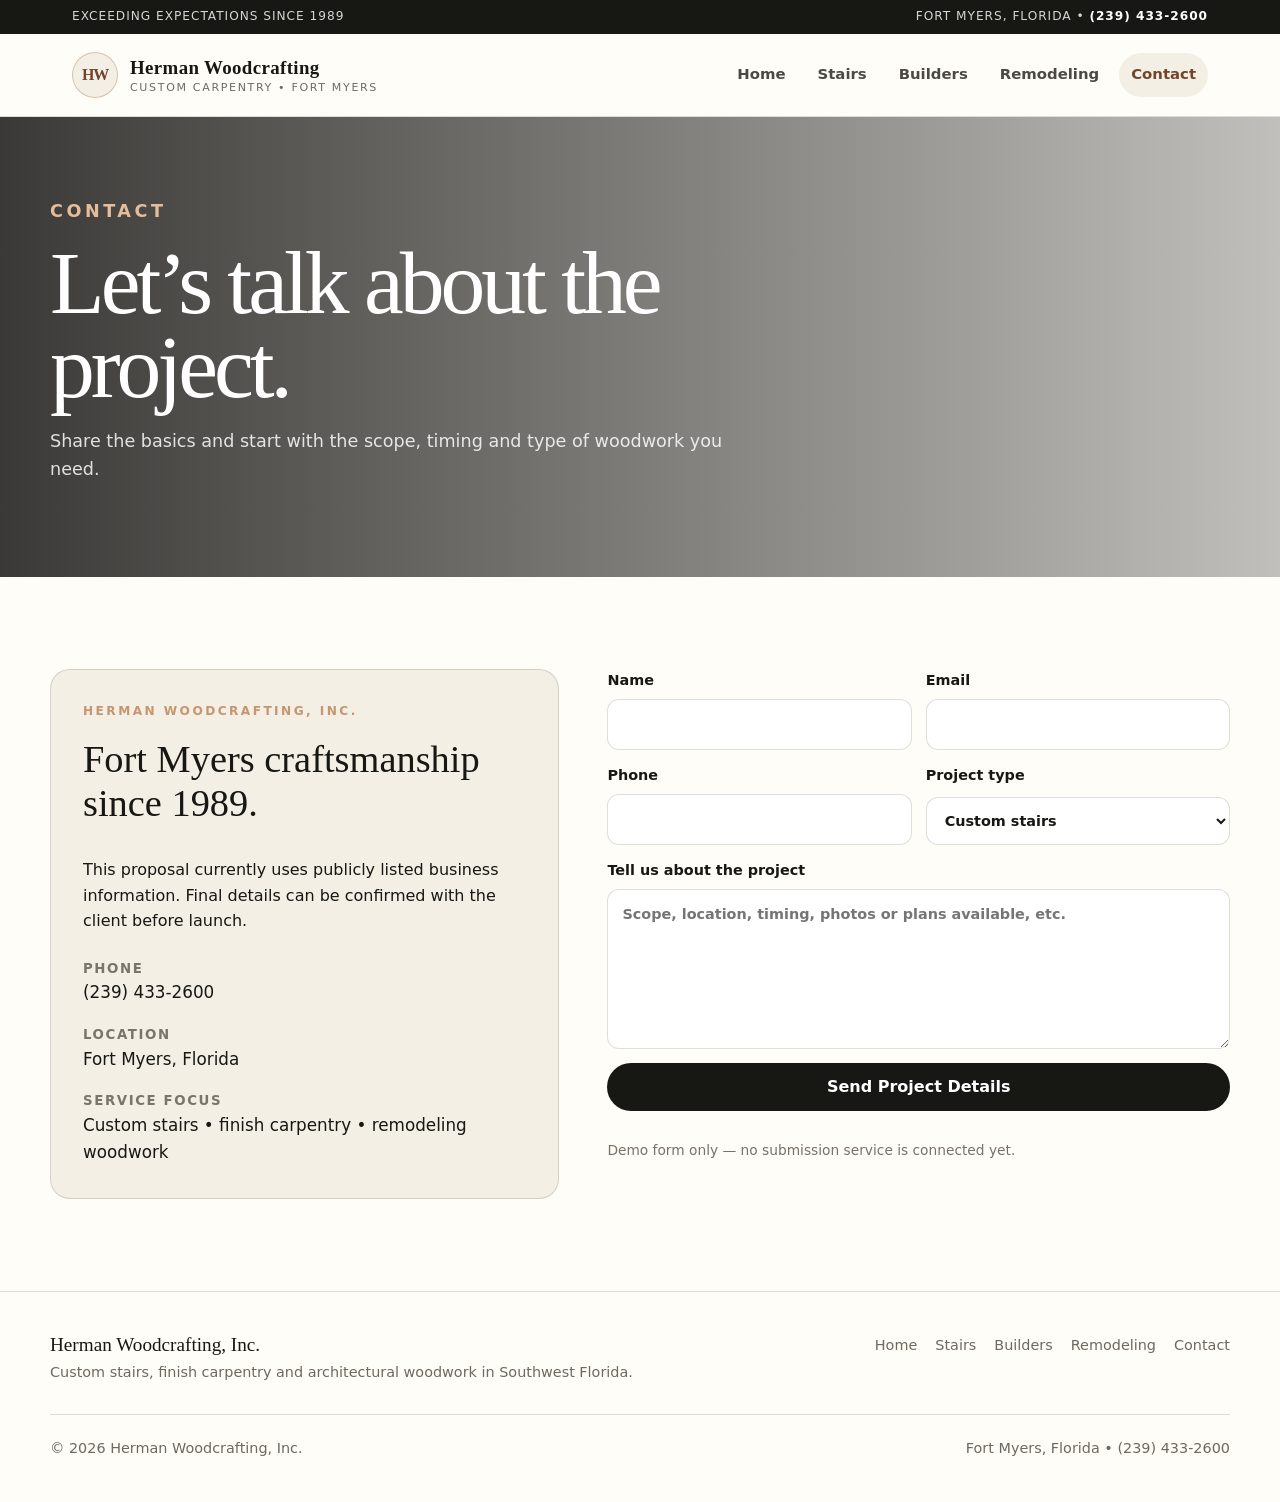
<file: contact.html>
<!doctype html>
<html lang="en"><head><meta charset="utf-8"><meta name="viewport" content="width=device-width, initial-scale=1"><meta name="description" content="Contact Herman Woodcrafting in Fort Myers, Florida about custom stairs, finish carpentry, builder work and remodeling projects."><title>Contact | Herman Woodcrafting</title><link rel="stylesheet" href="styles.css"></head><body>
<div class="topbar"><div class="topbar-inner"><span>Exceeding expectations since 1989</span><span>Fort Myers, Florida • <a href="tel:+12394332600">(239) 433-2600</a></span></div></div>
<header class="site-header"><div class="header-inner"><a class="brand" href="index.html" aria-label="Herman Woodcrafting home"><span class="brand-mark">HW</span><span class="brand-copy"><strong>Herman Woodcrafting</strong><span>Custom Carpentry • Fort Myers</span></span></a><button class="menu-btn" aria-label="Toggle navigation" aria-expanded="false" aria-controls="primary-nav">Menu</button><nav class="nav" id="primary-nav" aria-label="Primary navigation"><a href="index.html">Home</a><a href="stairs.html">Stairs</a><a href="builders.html">Builders</a><a href="remodeling.html">Remodeling</a><a class="active" href="contact.html">Contact</a></nav></div></header>
<main>
<!-- STOCK IMAGE: replace with an inviting Herman project or craftsman image. -->
<section class="page-hero" style="--page-image:url('https://images.unsplash.com/photo-1519710164239-da123dc03ef4?auto=format&fit=crop&w=2200&q=86')"><div class="inner"><p class="eyebrow">Contact</p><h1>Let’s talk about the project.</h1><p>Share the basics and start with the scope, timing and type of woodwork you need.</p></div></section>
<section class="section"><div class="section-inner contact-wrap"><aside class="contact-card"><p class="eyebrow">Herman Woodcrafting, Inc.</p><h2>Fort Myers craftsmanship since 1989.</h2><p>This proposal currently uses publicly listed business information. Final details can be confirmed with the client before launch.</p><div class="contact-meta"><div><small>Phone</small><a href="tel:+12394332600">(239) 433-2600</a></div><div><small>Location</small><span>Fort Myers, Florida</span></div><div><small>Service focus</small><span>Custom stairs • finish carpentry • remodeling woodwork</span></div></div></aside><div><form class="form" data-demo-form><div class="form-row"><label>Name<input name="name" autocomplete="name" required></label><label>Email<input type="email" name="email" autocomplete="email" required></label></div><div class="form-row"><label>Phone<input type="tel" name="phone" autocomplete="tel"></label><label>Project type<select name="project"><option>Custom stairs</option><option>Builder / contractor project</option><option>Remodeling</option><option>Other woodworking</option></select></label></div><label>Tell us about the project<textarea name="message" placeholder="Scope, location, timing, photos or plans available, etc."></textarea></label><button class="btn btn-dark" type="submit">Send Project Details</button><p class="form-note">Demo form only — no submission service is connected yet.</p></form></div></div></section>
</main>
<footer><div class="footer-inner"><div class="footer-brand"><strong>Herman Woodcrafting, Inc.</strong><span>Custom stairs, finish carpentry and architectural woodwork in Southwest Florida.</span></div><nav class="footer-nav" aria-label="Footer navigation"><a href="index.html">Home</a><a href="stairs.html">Stairs</a><a href="builders.html">Builders</a><a href="remodeling.html">Remodeling</a><a href="contact.html">Contact</a></nav><div class="footer-bottom"><span>© <span data-year></span> Herman Woodcrafting, Inc.</span><span>Fort Myers, Florida • <a href="tel:+12394332600">(239) 433-2600</a></span></div></div></footer><script src="script.js"></script></body></html>
</file>
<file: styles.css>
:root {
  --ink: #171714;
  --ink-soft: #2a2925;
  --cream: #f4efe5;
  --paper: #fffdf8;
  --oak: #a56b3f;
  --oak-dark: #70452c;
  --sage: #626b5c;
  --muted: #6f6a61;
  --line: rgba(23, 23, 20, .14);
  --shadow: 0 20px 60px rgba(30, 22, 16, .14);
  --radius: 18px;
}

* { box-sizing: border-box; }
html { scroll-behavior: smooth; }
body {
  margin: 0;
  color: var(--ink);
  background: var(--paper);
  font-family: Inter, ui-sans-serif, system-ui, -apple-system, BlinkMacSystemFont, "Segoe UI", sans-serif;
  line-height: 1.6;
  -webkit-font-smoothing: antialiased;
}
a { color: inherit; text-decoration: none; }
img { display: block; width: 100%; }
button, input, textarea, select { font: inherit; }

.topbar {
  background: var(--ink);
  color: rgba(255,255,255,.82);
  font-size: .76rem;
  letter-spacing: .08em;
  text-transform: uppercase;
}
.topbar-inner {
  max-width: 1180px;
  min-height: 34px;
  margin: 0 auto;
  padding: 7px 22px;
  display: flex;
  justify-content: space-between;
  align-items: center;
  gap: 20px;
}
.topbar a { color: #fff; font-weight: 750; }

.site-header {
  position: sticky;
  top: 0;
  z-index: 20;
  background: rgba(255, 253, 248, .95);
  backdrop-filter: blur(14px);
  border-bottom: 1px solid var(--line);
}
.header-inner {
  max-width: 1180px;
  margin: 0 auto;
  min-height: 82px;
  padding: 0 22px;
  display: flex;
  align-items: center;
  justify-content: space-between;
  gap: 24px;
}
.brand { display: inline-flex; align-items: center; gap: 12px; }
.brand-mark {
  width: 46px;
  height: 46px;
  display: grid;
  place-items: center;
  border: 1px solid rgba(165, 107, 63, .35);
  background: var(--cream);
  border-radius: 50%;
  font-family: Georgia, serif;
  font-weight: 700;
  letter-spacing: -.08em;
  color: var(--oak-dark);
}
.brand-copy strong,
.brand-copy span { display: block; }
.brand-copy strong { font-family: Georgia, serif; font-size: 1.18rem; letter-spacing: .02em; }
.brand-copy span { margin-top: -4px; color: var(--muted); font-size: .69rem; letter-spacing: .15em; text-transform: uppercase; }

.nav { display: flex; align-items: center; gap: 8px; }
.nav a {
  padding: 10px 12px;
  border-radius: 999px;
  color: #4c4943;
  font-size: .93rem;
  font-weight: 650;
}
.nav a:hover, .nav a.active { background: var(--cream); color: var(--oak-dark); }
.menu-btn {
  display: none;
  appearance: none;
  border: 1px solid var(--line);
  background: var(--paper);
  color: var(--ink);
  border-radius: 10px;
  padding: 9px 12px;
  font-weight: 700;
  cursor: pointer;
}

.hero {
  min-height: 690px;
  position: relative;
  display: grid;
  align-items: end;
  color: #fff;
  overflow: hidden;
  background:
    linear-gradient(90deg, rgba(15, 14, 12, .84) 0%, rgba(15, 14, 12, .52) 50%, rgba(15, 14, 12, .20) 100%),
    url('https://images.unsplash.com/photo-1505798577917-a65157d3320a?auto=format&fit=crop&w=2200&q=86') center/cover no-repeat;
}
.hero::after {
  content: '';
  position: absolute;
  inset: 0;
  background: linear-gradient(0deg, rgba(12, 12, 10, .62), transparent 50%);
  pointer-events: none;
}
.hero-inner {
  position: relative;
  z-index: 2;
  width: min(1180px, calc(100% - 44px));
  margin: 0 auto;
  padding: 140px 0 88px;
}
.eyebrow {
  margin: 0 0 16px;
  color: #c5966f;
  font-size: .76rem;
  font-weight: 800;
  letter-spacing: .2em;
  text-transform: uppercase;
}
.hero .eyebrow, .page-hero .eyebrow { color: #e6bd9b; }
.hero h1, .page-hero h1 {
  margin: 0;
  max-width: 820px;
  font-family: Georgia, 'Times New Roman', serif;
  font-weight: 500;
  font-size: clamp(3.2rem, 8vw, 6.8rem);
  line-height: .94;
  letter-spacing: -.045em;
}
.hero p {
  max-width: 680px;
  margin: 26px 0 0;
  color: rgba(255,255,255,.88);
  font-size: clamp(1rem, 2vw, 1.2rem);
}
.hero-badge {
  display: inline-flex;
  align-items: center;
  gap: 9px;
  margin-top: 24px;
  color: rgba(255,255,255,.78);
  font-size: .88rem;
}
.hero-badge::before { content: ''; width: 32px; height: 1px; background: #e6bd9b; }
.cta-row { display: flex; flex-wrap: wrap; gap: 12px; margin-top: 32px; }
.btn {
  display: inline-flex;
  align-items: center;
  justify-content: center;
  min-height: 48px;
  padding: 0 20px;
  border: 0;
  border-radius: 999px;
  font-weight: 750;
  cursor: pointer;
  transition: transform .2s ease, background .2s ease, box-shadow .2s ease;
}
.btn:hover { transform: translateY(-2px); }
.btn-primary { background: #fff; color: var(--ink); }
.btn-primary:hover { box-shadow: 0 10px 30px rgba(0,0,0,.2); }
.btn-secondary { border: 1px solid rgba(255,255,255,.45); color: #fff; background: rgba(255,255,255,.08); }
.btn-dark { background: var(--ink); color: #fff; }

.trust-strip { border-bottom: 1px solid var(--line); background: #fbf8f1; }
.trust-inner {
  max-width: 1180px;
  margin: 0 auto;
  padding: 19px 22px;
  display: grid;
  grid-template-columns: repeat(4, 1fr);
  gap: 18px;
}
.trust-item { display: flex; gap: 10px; align-items: center; color: #5f5a52; font-size: .88rem; }
.trust-item::before { content: '◆'; color: var(--oak); font-size: .56rem; }

.section { padding: 92px 22px; }
.section-inner { max-width: 1180px; margin: 0 auto; }
.section-head { display: grid; grid-template-columns: .9fr 1.1fr; gap: 52px; align-items: end; margin-bottom: 42px; }
.section-head h2, .content-heading {
  margin: 0;
  font: 500 clamp(2.2rem, 5vw, 4.2rem)/1 Georgia, serif;
  letter-spacing: -.035em;
}
.section-head p { margin: 0; color: #666057; max-width: 650px; justify-self: end; }

.grid-3 { display: grid; grid-template-columns: repeat(3, 1fr); gap: 20px; }
.card {
  background: var(--cream);
  border: 1px solid var(--line);
  border-radius: var(--radius);
  overflow: hidden;
  transition: transform .25s ease, box-shadow .25s ease;
}
.card:hover { transform: translateY(-4px); box-shadow: 0 18px 45px rgba(30,22,16,.11); }
.card-img { aspect-ratio: 4/3; object-fit: cover; }
.card-body { padding: 24px; }
.card h3 { margin: 0 0 8px; font: 500 1.7rem/1.15 Georgia, serif; }
.card p { margin: 0; color: #666057; }
.card-link { display: inline-flex; margin-top: 18px; color: var(--oak-dark); font-weight: 800; }

.split {
  display: grid;
  grid-template-columns: 1.05fr .95fr;
  gap: 56px;
  align-items: center;
}
.split-img { border-radius: 22px; min-height: 520px; height: 100%; object-fit: cover; box-shadow: var(--shadow); }
.split h2 { margin: 0; font: 500 clamp(2.4rem, 5vw, 4.8rem)/.98 Georgia, serif; letter-spacing: -.04em; }
.split p { color: #666057; }
.checks { display: grid; gap: 12px; margin: 24px 0 30px; }
.checks span { display: flex; gap: 10px; align-items: flex-start; }
.checks span::before { content: '—'; color: var(--oak); font-weight: 800; }

.process-grid { display: grid; grid-template-columns: repeat(3, 1fr); gap: 18px; margin-top: 38px; }
.process-step { padding: 28px; border-top: 1px solid var(--line); background: rgba(255,255,255,.42); }
.process-step small { display: block; color: var(--oak-dark); font-weight: 800; letter-spacing: .14em; text-transform: uppercase; }
.process-step h3 { margin: 9px 0 8px; font: 500 1.55rem Georgia, serif; }
.process-step p { margin: 0; color: #666057; }

.stats { background: var(--ink); color: #fff; }
.stat-grid { display: grid; grid-template-columns: repeat(3, 1fr); gap: 1px; background: rgba(255,255,255,.16); border: 1px solid rgba(255,255,255,.16); }
.stat { background: var(--ink); padding: 40px; }
.stat strong { display: block; font: 500 2.6rem Georgia, serif; }
.stat span { color: rgba(255,255,255,.67); }

.page-hero {
  color: #fff;
  min-height: 460px;
  display: grid;
  align-items: end;
  padding: 76px 22px;
  background:
    linear-gradient(90deg, rgba(15,14,12,.82), rgba(15,14,12,.26)),
    var(--page-image) center/cover no-repeat;
}
.page-hero .inner { width: min(1180px, 100%); margin: 0 auto; }
.page-hero h1 { font-size: clamp(3rem, 7vw, 5.7rem); }
.page-hero p { max-width: 690px; color: rgba(255,255,255,.84); font-size: 1.1rem; }

.gallery { display: grid; grid-template-columns: 1.2fr .8fr .8fr; gap: 14px; }
.gallery img { height: 360px; object-fit: cover; border-radius: 16px; }
.gallery img:first-child { height: 734px; grid-row: span 2; }

.contact-wrap { display: grid; grid-template-columns: .9fr 1.1fr; gap: 48px; }
.contact-card { background: var(--cream); border: 1px solid var(--line); border-radius: 20px; padding: 32px; }
.contact-card h2 { margin-top: 0; font: 500 2.4rem Georgia, serif; }
.contact-meta { display: grid; gap: 18px; margin-top: 24px; }
.contact-meta small { display: block; color: #7a746b; text-transform: uppercase; letter-spacing: .12em; font-weight: 800; }
.contact-meta a, .contact-meta span { font-size: 1.05rem; }
.form { display: grid; gap: 14px; }
.form-row { display: grid; grid-template-columns: 1fr 1fr; gap: 14px; }
.form label { display: grid; gap: 7px; font-size: .9rem; font-weight: 700; }
.form input, .form textarea, .form select {
  width: 100%;
  border: 1px solid var(--line);
  border-radius: 12px;
  padding: 13px 14px;
  background: #fff;
  color: var(--ink);
}
.form input:focus, .form textarea:focus, .form select:focus { outline: 2px solid rgba(165,107,63,.24); border-color: var(--oak); }
.form textarea { min-height: 160px; resize: vertical; }
.form-note { color: #777168; font-size: .86rem; }

.cta-band { padding: 88px 22px; background: var(--cream); border-top: 1px solid var(--line); }
.cta-box { max-width: 1180px; margin: 0 auto; display: flex; justify-content: space-between; align-items: end; gap: 40px; }
.cta-box h2 { margin: 0; max-width: 760px; font: 500 clamp(2.5rem, 5vw, 4.6rem)/1 Georgia, serif; letter-spacing: -.04em; }

footer { padding: 42px 22px; border-top: 1px solid var(--line); background: var(--paper); }
.footer-inner { max-width: 1180px; margin: 0 auto; display: grid; grid-template-columns: 1.1fr .9fr; gap: 30px; color: #6e685f; font-size: .9rem; }
.footer-brand strong { display: block; color: var(--ink); font: 500 1.2rem Georgia, serif; margin-bottom: 5px; }
.footer-nav { display: flex; flex-wrap: wrap; justify-content: flex-end; gap: 8px 18px; }
.footer-nav a:hover { color: var(--oak-dark); }
.footer-bottom { grid-column: 1 / -1; display: flex; justify-content: space-between; gap: 30px; padding-top: 22px; border-top: 1px solid var(--line); }

@media (max-width: 840px) {
  .topbar-inner { justify-content: center; text-align: center; }
  .topbar-inner span:last-child { display: none; }
  .menu-btn { display: block; }
  .nav {
    display: none;
    position: absolute;
    top: 74px;
    left: 16px;
    right: 16px;
    padding: 12px;
    border: 1px solid var(--line);
    border-radius: 14px;
    background: var(--paper);
    box-shadow: var(--shadow);
    flex-direction: column;
    align-items: stretch;
  }
  .nav.open { display: flex; }
  .nav a { border-radius: 9px; }
  .hero { min-height: 620px; }
  .trust-inner { grid-template-columns: 1fr 1fr; }
  .section-head, .split, .contact-wrap { grid-template-columns: 1fr; }
  .section-head p { justify-self: start; }
  .grid-3, .process-grid { grid-template-columns: 1fr; }
  .stat-grid { grid-template-columns: 1fr; }
  .gallery { grid-template-columns: 1fr 1fr; }
  .gallery img, .gallery img:first-child { height: 300px; grid-row: auto; }
  .gallery img:first-child { grid-column: 1 / -1; }
  .cta-box { align-items: flex-start; flex-direction: column; }
  .footer-inner { grid-template-columns: 1fr; }
  .footer-nav { justify-content: flex-start; }
  .footer-bottom { grid-column: auto; flex-direction: column; gap: 6px; }
}

@media (max-width: 520px) {
  .brand-copy span { display: none; }
  .header-inner { min-height: 72px; padding: 0 16px; }
  .hero-inner { width: min(100% - 32px, 1180px); padding-bottom: 60px; }
  .hero h1 { font-size: clamp(3rem, 15vw, 4.5rem); }
  .section { padding: 70px 16px; }
  .trust-inner { grid-template-columns: 1fr; padding: 16px; }
  .trust-item:nth-child(n+3) { display: none; }
  .gallery { grid-template-columns: 1fr; }
  .gallery img, .gallery img:first-child { height: 260px; grid-column: auto; }
  .form-row { grid-template-columns: 1fr; }
  .btn { width: 100%; }
}

@media (prefers-reduced-motion: reduce) {
  html { scroll-behavior: auto; }
  *, *::before, *::after { transition: none !important; }
}
</file>
